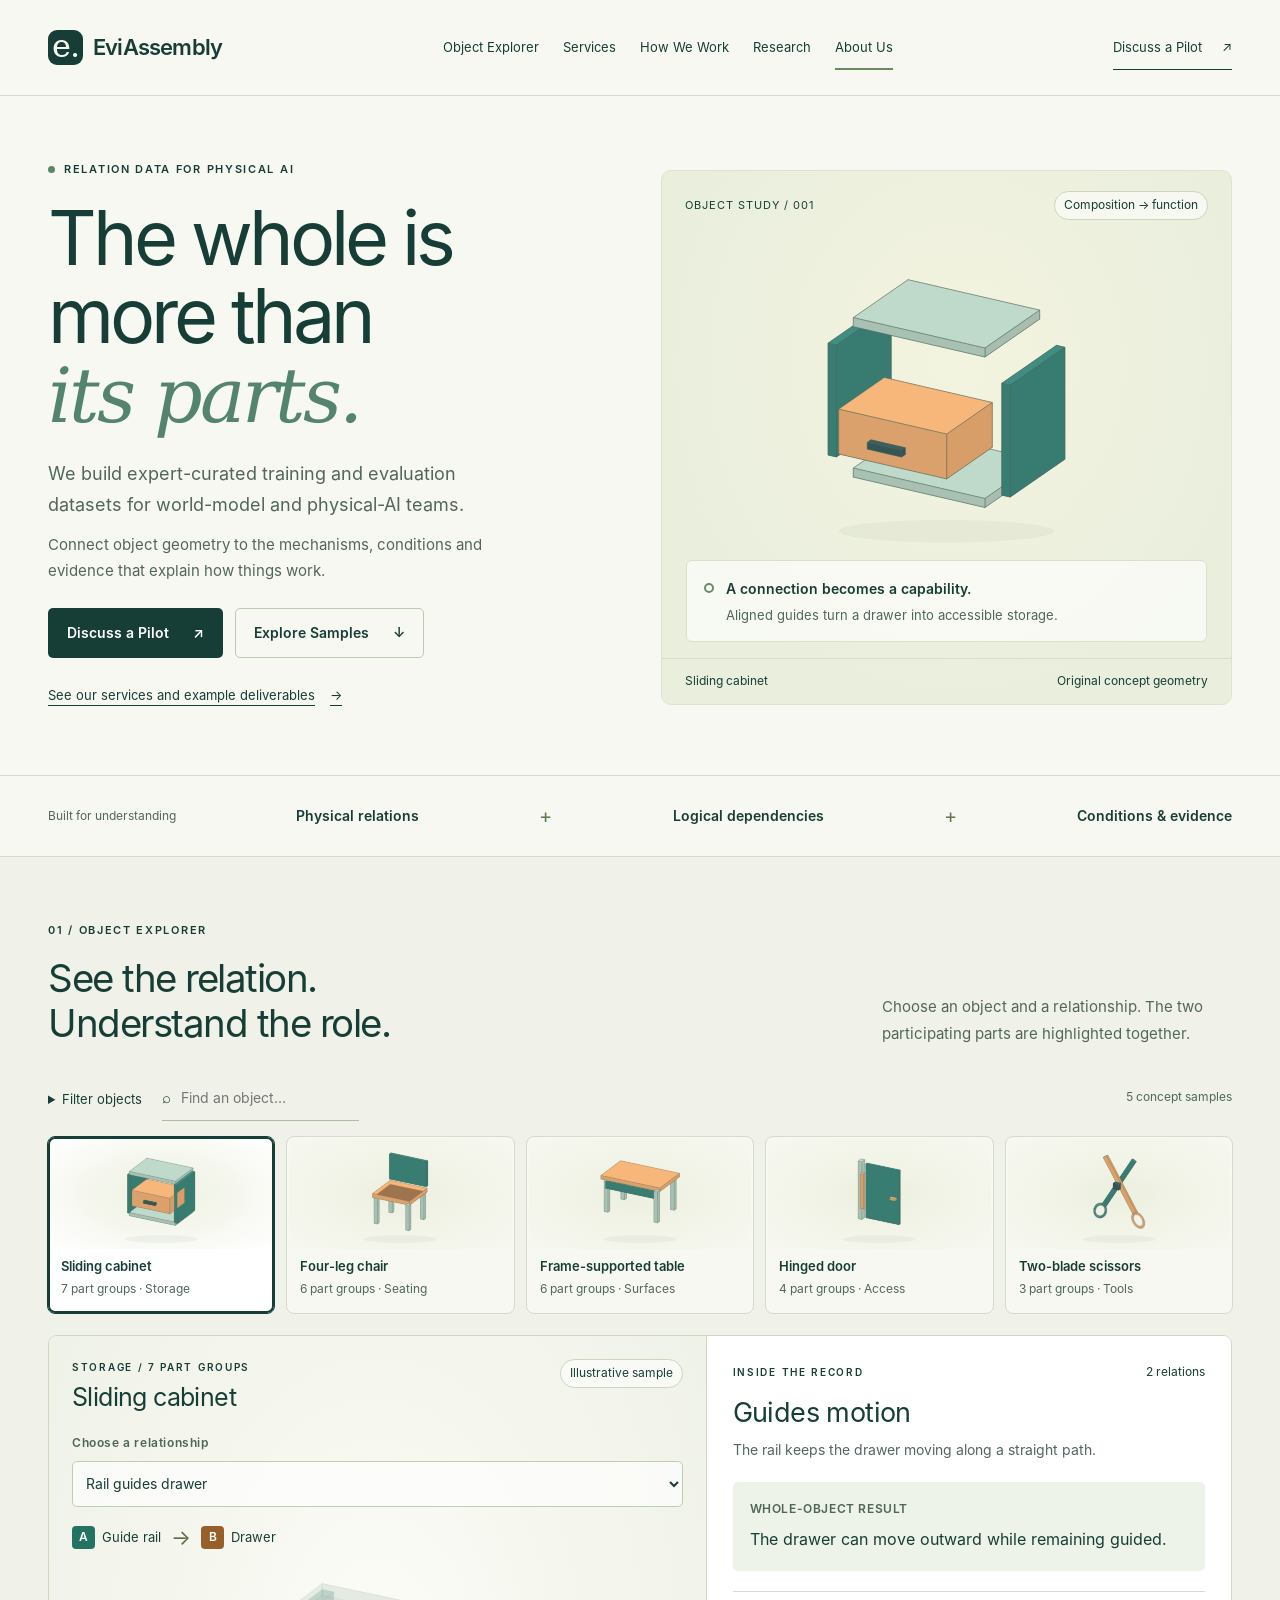
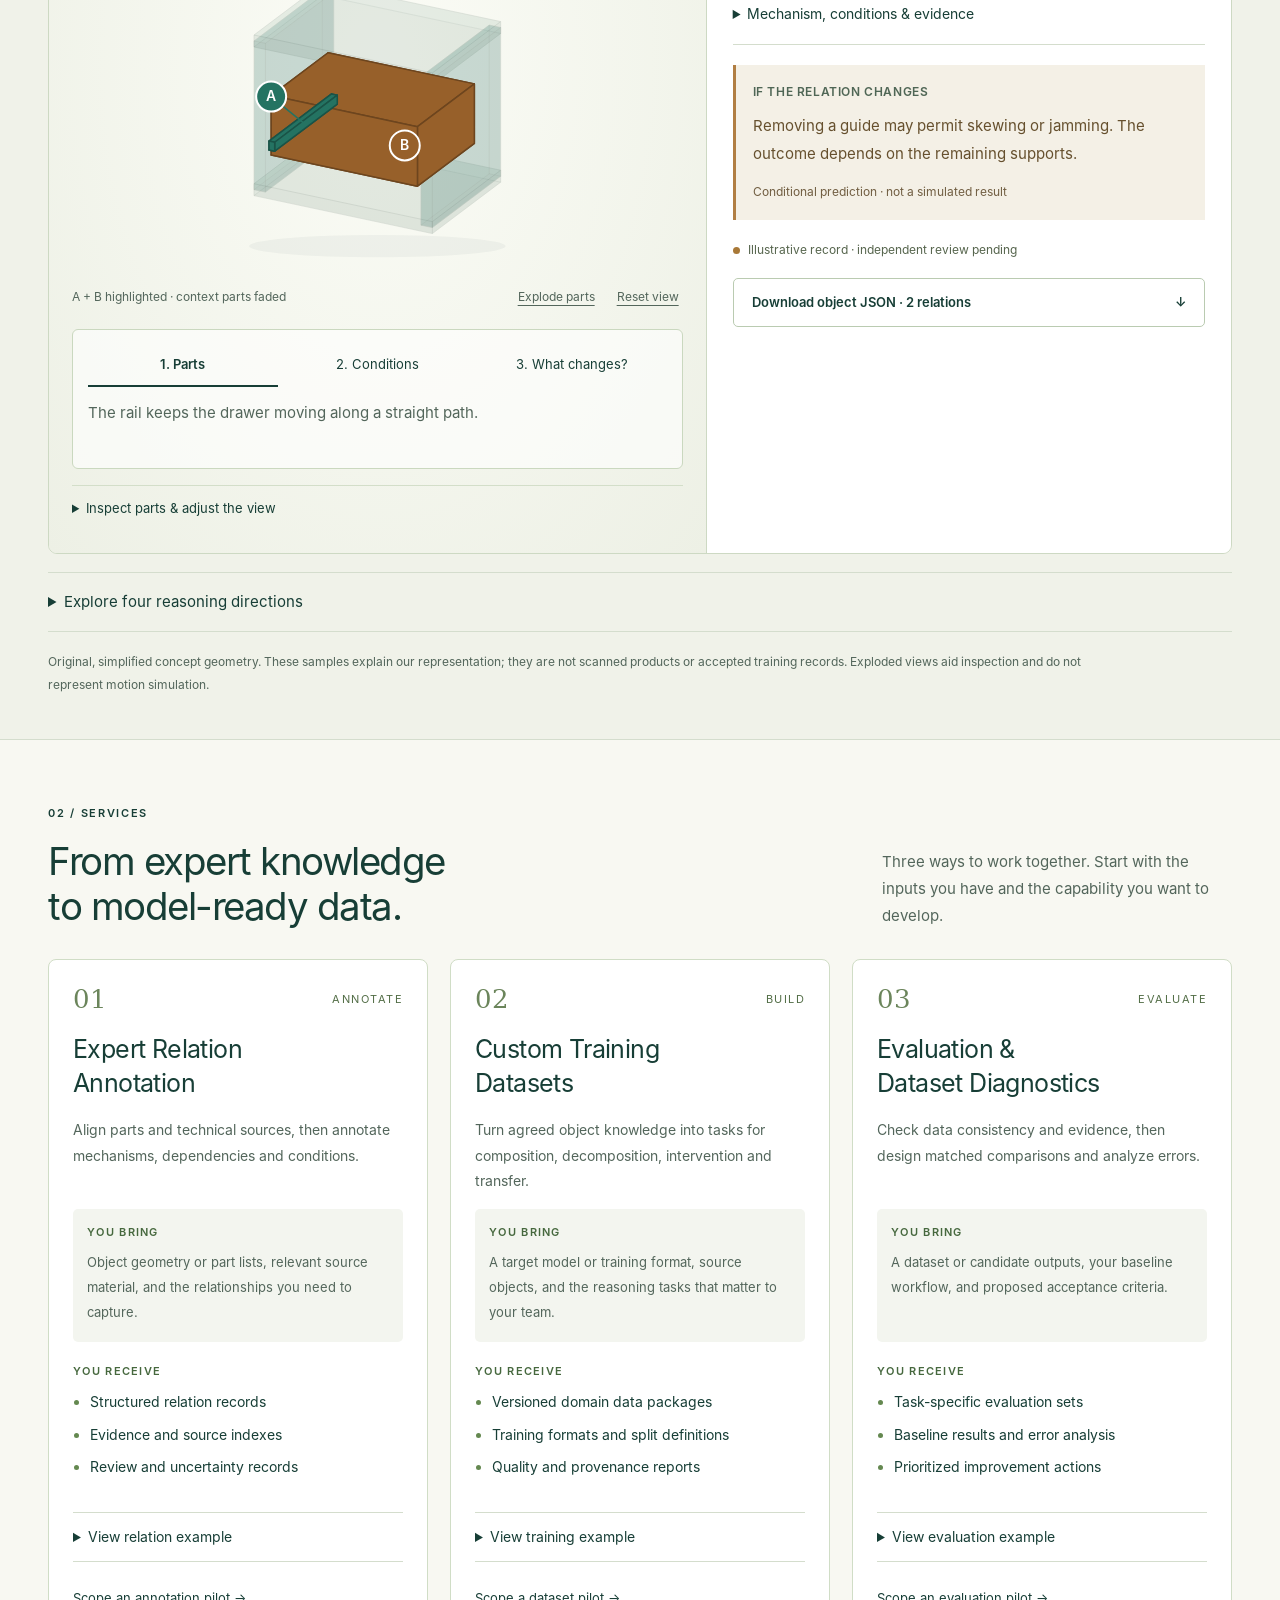
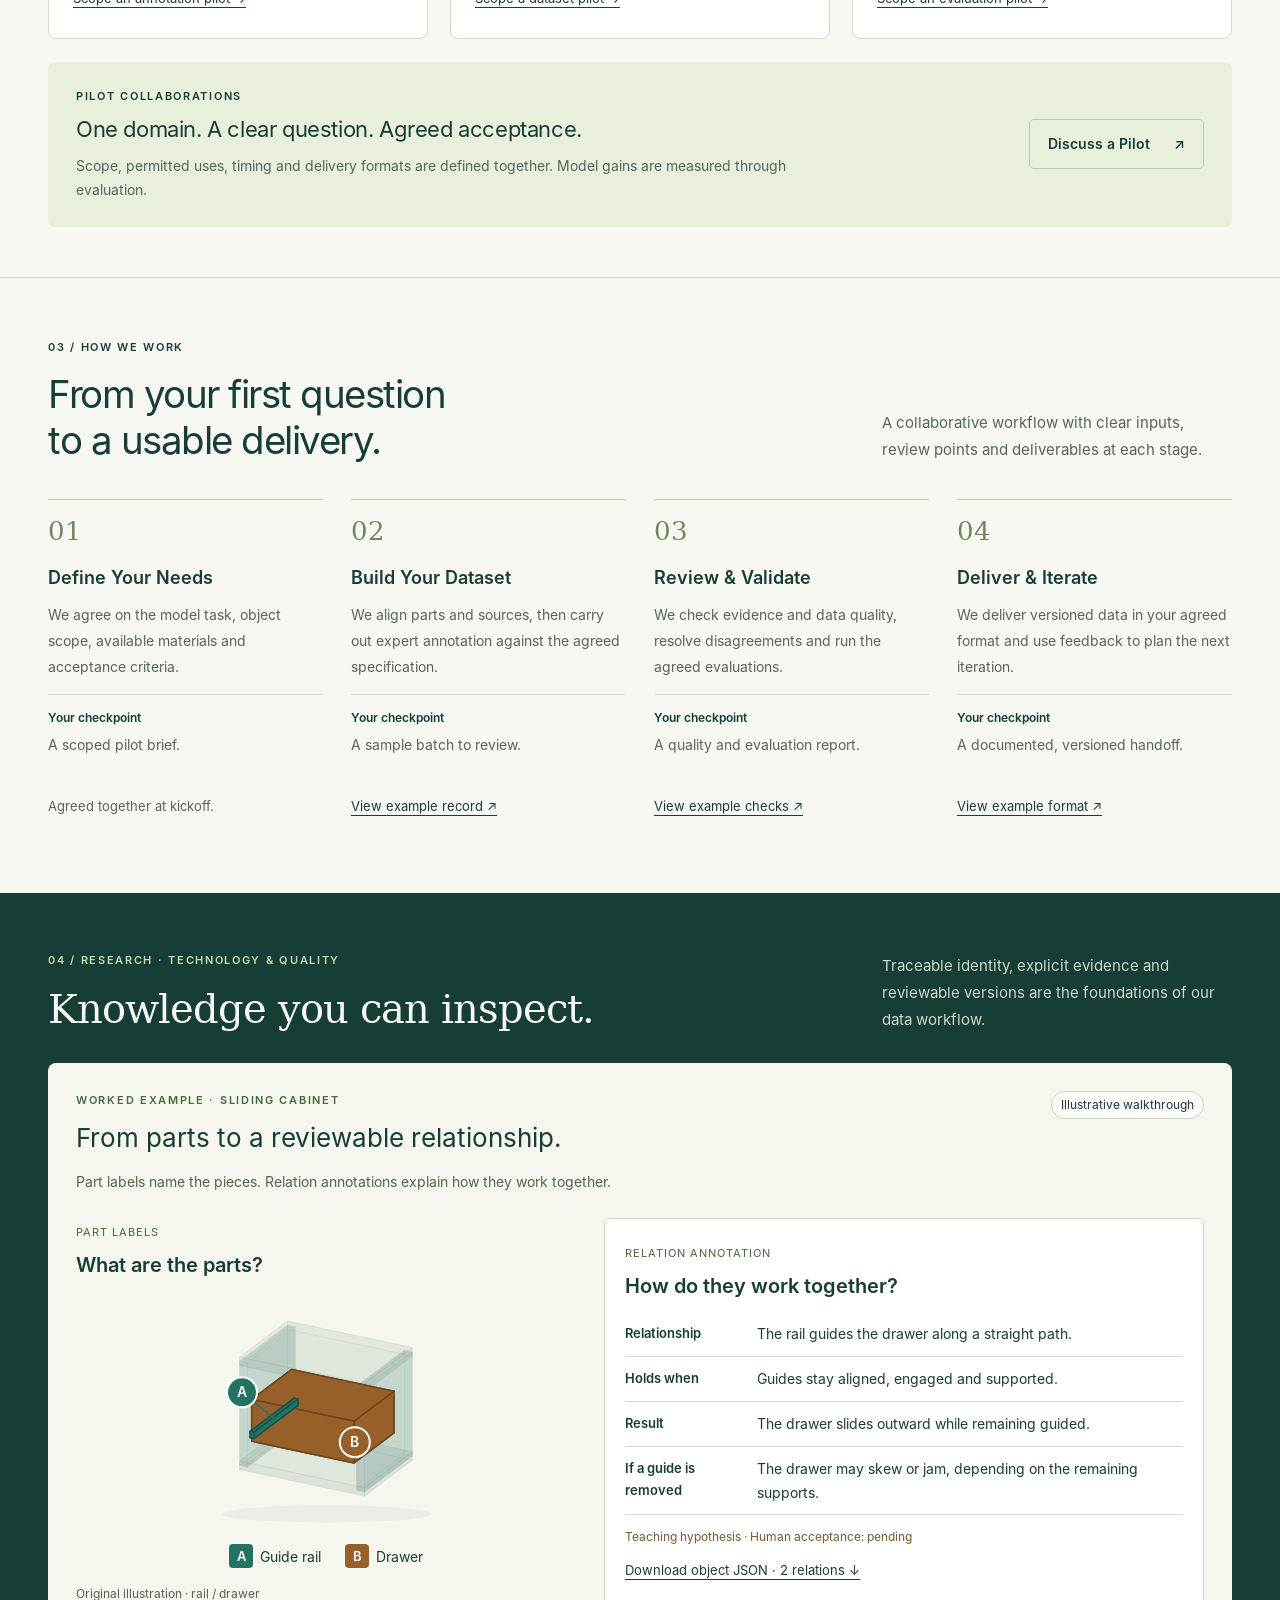
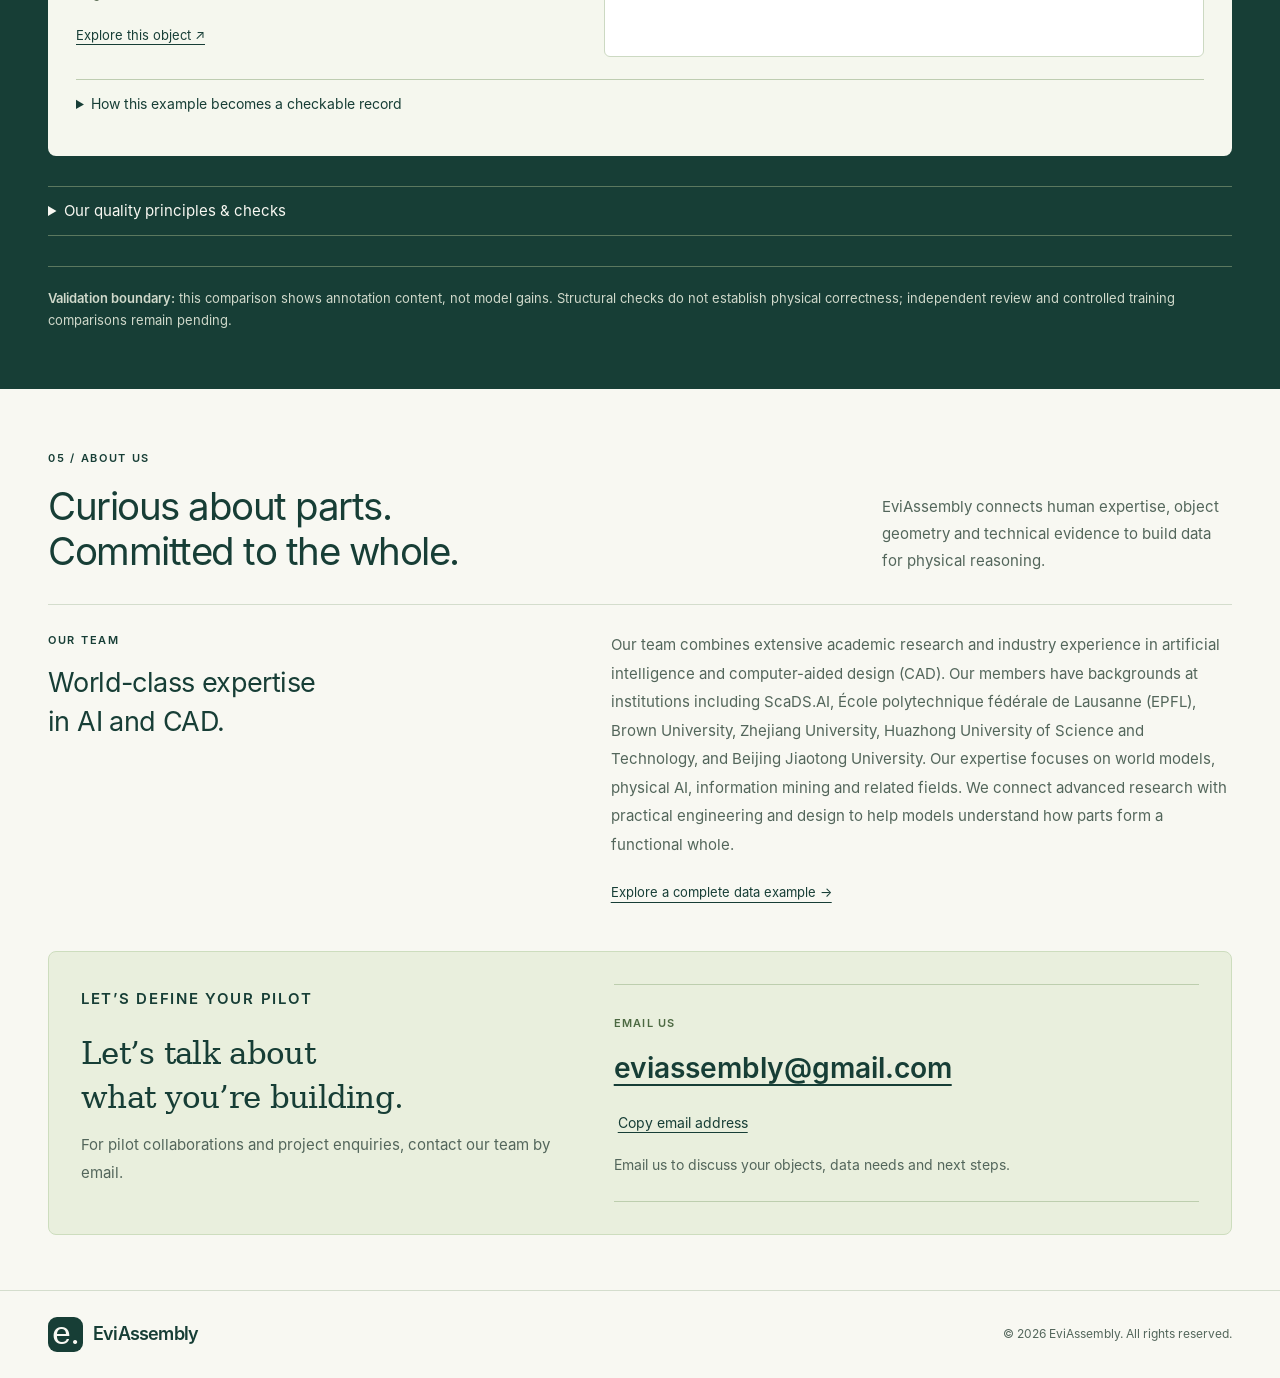
<file: index.html>
<!doctype html>
<html lang="en">
<head>
<meta charset="utf-8"><meta name="viewport" content="width=device-width,initial-scale=1">
<meta name="description" content="Expert-curated training and evaluation data for world-model and physical-AI teams. Explore part relations, example deliverables and pilot collaborations.">
<meta name="theme-color" content="#173e36"><title>EviAssembly — Understand how parts work together</title>
<link rel="icon" href="./favicon.svg" type="image/svg+xml"><link rel="stylesheet" href="./styles.css?v=relation-links-1"><script type="module" src="./app.js?v=relation-links-1"></script>
</head>
<body>
<a class="skip" href="#samples">Skip to object explorer</a>
<header class="header">
 <a class="brand" href="#" aria-label="EviAssembly home"><span class="brand-mark">e.</span>EviAssembly</a>
 <button id="menu-toggle" class="menu-toggle" aria-controls="main-nav" aria-expanded="false">Menu <span aria-hidden="true">☰</span></button>
 <nav id="main-nav" aria-label="Main navigation"><a href="#samples">Object Explorer</a><a href="#services">Services</a><a href="#approach">How We Work</a><a href="#research">Research</a><a href="#about">About Us</a></nav>
 <a class="header-link" href="#contact">Discuss a Pilot <span>↗</span></a>
</header>
<main>
<section class="hero wrap">
 <div class="hero-copy"><p class="eyebrow"><span class="status-dot"></span> RELATION DATA FOR PHYSICAL AI</p><h1>The whole is<br>more than<br><em>its parts.</em></h1>
 <p class="hero-description">We build expert-curated training and evaluation datasets for world-model and physical-AI teams.</p><p class="hero-support">Connect object geometry to the mechanisms, conditions and evidence that explain how things work.</p>
 <div class="hero-actions"><a class="button primary" href="#contact">Discuss a Pilot <span>↗</span></a><a class="button secondary" href="#samples">Explore Samples <span>↓</span></a></div>
 <a class="hero-services" href="#services">See our services and example deliverables <span>→</span></a></div>
 <div class="hero-visual"><div class="visual-top"><span class="mono">OBJECT STUDY / 001</span><span class="tag">Composition → function</span></div><div id="hero-object" aria-label="Exploded conceptual illustration of a sliding cabinet"></div><div class="hero-annotation"><span class="annotation-dot"></span><div><strong>A connection becomes a capability.</strong><p>Aligned guides turn a drawer into accessible storage.</p></div></div><div class="visual-bottom"><span>Sliding cabinet</span><span>Original concept geometry</span></div></div>
</section>
<div class="principles wrap"><span>Built for understanding</span><strong>Physical relations</strong><span class="plus">+</span><strong>Logical dependencies</strong><span class="plus">+</span><strong>Conditions & evidence</strong></div>
<section id="samples" class="explorer-section"><div class="wrap">
 <div class="section-heading"><div><p class="eyebrow">01 / OBJECT EXPLORER</p><h2>See the relation.<br>Understand the role.</h2></div><p>Choose an object and a relationship. The two participating parts are highlighted together.</p></div>
 <div class="catalog-toolbar"><details class="filter-disclosure"><summary>Filter objects</summary><div class="filters" role="group" aria-label="Filter object categories"></div></details><label class="search"><span aria-hidden="true">⌕</span><input id="search" type="search" placeholder="Find an object…" aria-label="Search objects"></label><span class="catalog-hint">5 concept samples</span></div>
 <div id="catalog" class="catalog" aria-label="Object samples"></div><p id="empty" hidden>No matching objects. <button id="clear-search" class="text-button">Reset filters</button></p>
 <div class="workspace">
  <div class="viewer">
   <div class="viewer-heading"><div><span id="object-category" class="eyebrow"></span><h3 id="object-title"></h3></div><span class="tag">Illustrative sample</span></div>
   <label class="field-label" for="relation-select">Choose a relationship</label><select id="relation-select"></select>
   <div class="relation-edge" aria-live="polite"><span class="endpoint-a"><b>A</b> <span id="relation-from"></span></span><span class="edge-arrow" aria-hidden="true">→</span><span class="endpoint-b"><b>B</b> <span id="relation-to"></span></span></div>
   <div id="object-view" class="object-view"></div>
   <div class="view-instructions"><span>A + B highlighted · context parts faded</span><button id="toggle-explode" class="text-button" aria-pressed="false">Explode parts</button><button id="reset-view" class="text-button">Reset view</button></div>
   <div class="relation-walkthrough"><div class="story-steps" role="group" aria-label="Follow the relationship"><button data-story="parts" aria-pressed="true">1. Parts</button><button data-story="conditions" aria-pressed="false">2. Conditions</button><button data-story="change" aria-pressed="false">3. What changes?</button></div><p id="story-text" aria-live="polite"></p></div>
   <details id="advanced-view" class="advanced-view"><summary>Inspect parts & adjust the view</summary><p class="small">Drag the model to rotate, or use the controls below. Selecting one part retains the A + B relationship highlights.</p><div class="view-controls"><label for="explode">Assembled</label><input id="explode" type="range" min="0" max="100" value="0" aria-label="Explode parts"><span>Exploded</span></div><div class="rotation-control"><label for="rotation">View angle</label><input id="rotation" type="range" min="-180" max="180" value="-28" aria-label="Rotate object"></div><div id="parts" class="parts" role="group" aria-label="Select a part"></div><p id="part-status" class="small" aria-live="polite"></p></details>
  </div>
  <details id="full-record" class="full-record responsive-details" open><summary>Read the full record & download JSON</summary><aside class="relation-panel">
   <div class="panel-heading"><p class="eyebrow">INSIDE THE RECORD</p><span class="small" id="relation-count"></span></div><h3 id="mechanism-title"></h3><p id="object-summary"></p>
   <div class="result-block"><p class="field-label">WHOLE-OBJECT RESULT</p><p id="result"></p></div>
   <details id="record-details" class="record-details"><summary>Mechanism, conditions & evidence</summary><div class="relation-details"><p class="field-label">MECHANISM</p><p id="mechanism"></p><p class="field-label">HOLDS WHEN</p><p id="conditions"></p><p class="field-label">EVIDENCE BASIS</p><p>Project-authored teaching hypothesis, linked to the illustrated part IDs. No source-product measurement, simulation or physical test is claimed.</p></div></details>
   <div class="intervention"><span class="field-label">IF THE RELATION CHANGES</span><p id="intervention"></p><span class="small">Conditional prediction · not a simulated result</span></div>
   <div class="evidence-status"><span class="status-dot amber"></span><span>Illustrative record · independent review pending</span></div><button id="download" class="button secondary"><span id="download-label">Download object JSON</span><span>↓</span></button><p id="download-status" class="small" aria-live="polite"></p>
  </aside></details>
 </div>
 <details class="reasoning"><summary>Explore four reasoning directions</summary><div class="reasoning-content"><div class="task-tabs" role="tablist" aria-label="Reasoning direction"><button id="tab-compose" role="tab" aria-selected="true" aria-controls="task-answer" data-task="compose">Compose</button><button id="tab-decompose" role="tab" aria-selected="false" aria-controls="task-answer" data-task="decompose" tabindex="-1">Decompose</button><button id="tab-intervene" role="tab" aria-selected="false" aria-controls="task-answer" data-task="intervene" tabindex="-1">Intervene</button><button id="tab-transfer" role="tab" aria-selected="false" aria-controls="task-answer" data-task="transfer" tabindex="-1">Transfer</button></div><p id="task-answer" role="tabpanel" aria-labelledby="tab-compose" tabindex="0"></p></div></details>
 <p class="sample-note">Original, simplified concept geometry. These samples explain our representation; they are not scanned products or accepted training records. Exploded views aid inspection and do not represent motion simulation.</p>
</div></section>
<section id="services" class="services wrap" aria-labelledby="services-title">
 <div class="section-heading"><div><p class="eyebrow">02 / SERVICES</p><h2 id="services-title">From expert knowledge<br>to model-ready data.</h2></div><p>Three ways to work together. Start with the inputs you have and the capability you want to develop.</p></div>
 <div class="service-grid">
  <article class="service-card"><div class="service-top"><span class="service-number">01</span><span class="service-kind">ANNOTATE</span></div><h3>Expert Relation<br>Annotation</h3><p>Align parts and technical sources, then annotate mechanisms, dependencies and conditions.</p><details class="service-body responsive-details" open><summary>Inputs & deliverables</summary><div class="service-input"><h4>YOU BRING</h4><p>Object geometry or part lists, relevant source material, and the relationships you need to capture.</p></div><div class="service-deliverables"><h4>YOU RECEIVE</h4><ul><li>Structured relation records</li><li>Evidence and source indexes</li><li>Review and uncertainty records</li></ul></div></details><details class="deliverable-preview"><summary>View relation example</summary><p class="small">Illustrative example · not independently reviewed.</p><dl class="delivery-card"><div><dt>Parts</dt><dd>Guide rail → drawer</dd></div><div><dt>Relationship</dt><dd>The rail guides the drawer along a straight path.</dd></div><div><dt>Holds when</dt><dd>The guides are aligned, engaged and supported.</dd></div><div><dt>Result</dt><dd>The drawer can slide outward while remaining guided.</dd></div><div><dt>Evidence & review</dt><dd>Teaching hypothesis · independent review pending.</dd></div></dl><a href="./examples/relation-record.json" download>Download example JSON ↓</a></details><a class="service-action" href="#contact" data-service="annotation">Scope an annotation pilot →</a></article>
  <article class="service-card"><div class="service-top"><span class="service-number">02</span><span class="service-kind">BUILD</span></div><h3>Custom Training<br>Datasets</h3><p>Turn agreed object knowledge into tasks for composition, decomposition, intervention and transfer.</p><details class="service-body responsive-details" open><summary>Inputs & deliverables</summary><div class="service-input"><h4>YOU BRING</h4><p>A target model or training format, source objects, and the reasoning tasks that matter to your team.</p></div><div class="service-deliverables"><h4>YOU RECEIVE</h4><ul><li>Versioned domain data packages</li><li>Training formats and split definitions</li><li>Quality and provenance reports</li></ul></div></details><details class="deliverable-preview"><summary>View training example</summary><p class="small">Format demonstration · no training gain is claimed.</p><dl class="delivery-card"><div><dt>Question</dt><dd>What changes if the scissors pivot is locked?</dd></div><div><dt>Assumption</dt><dd>Relative blade rotation is completely blocked.</dd></div><div><dt>Expected answer</dt><dd>The usual opening and closing action is blocked.</dd></div><div><dt>Use</dt><dd>Example training format, not accepted training data.</dd></div><div><dt>Evidence & review</dt><dd>Conditional hypothesis · independent review pending.</dd></div></dl><a href="./examples/training-example.json" download>Download example JSON ↓</a></details><a class="service-action" href="#contact" data-service="dataset">Scope a dataset pilot →</a></article>
  <article class="service-card"><div class="service-top"><span class="service-number">03</span><span class="service-kind">EVALUATE</span></div><h3>Evaluation &<br>Dataset Diagnostics</h3><p>Check data consistency and evidence, then design matched comparisons and analyze errors.</p><details class="service-body responsive-details" open><summary>Inputs & deliverables</summary><div class="service-input"><h4>YOU BRING</h4><p>A dataset or candidate outputs, your baseline workflow, and proposed acceptance criteria.</p></div><div class="service-deliverables"><h4>YOU RECEIVE</h4><ul><li>Task-specific evaluation sets</li><li>Baseline results and error analysis</li><li>Prioritized improvement actions</li></ul></div></details><details class="deliverable-preview"><summary>View evaluation example</summary><p class="small">Unexecuted template · score fields are empty.</p><dl class="delivery-card"><div><dt>Compare</dt><dd>Ordinary part annotations and expert relation annotations.</dd></div><div><dt>Keep fixed</dt><dd>Base model, source objects, training budget and evaluation inputs.</dd></div><div><dt>Measure</dt><dd>Task correctness, evidence support and intervention errors.</dd></div><div><dt>Status</dt><dd>Plan only — evaluation has not been run.</dd></div><div><dt>Results</dt><dd>No measured scores are available.</dd></div></dl><a href="./examples/evaluation-template.json" download>Download template JSON ↓</a></details><a class="service-action" href="#contact" data-service="evaluation">Scope an evaluation pilot →</a></article>
 </div>
 <div class="pilot-band"><div><p class="eyebrow">PILOT COLLABORATIONS</p><h3>One domain. A clear question. Agreed acceptance.</h3><p>Scope, permitted uses, timing and delivery formats are defined together. Model gains are measured through evaluation.</p></div><a class="button secondary" href="#contact">Discuss a Pilot <span>↗</span></a></div>
</section>
<section id="approach" class="approach wrap">
 <div class="section-heading"><div><p class="eyebrow">03 / HOW WE WORK</p><h2>From your first question<br>to a usable delivery.</h2></div><p>A collaborative workflow with clear inputs, review points and deliverables at each stage.</p></div>
 <div class="process-grid"><article><span class="step">01</span><h3>Define Your Needs</h3><p>We agree on the model task, object scope, available materials and acceptance criteria.</p><div class="process-output"><strong>Your checkpoint</strong><p>A scoped pilot brief.</p><span class="checkpoint-note">Agreed together at kickoff.</span></div></article><article><span class="step">02</span><h3>Build Your Dataset</h3><p>We align parts and sources, then carry out expert annotation against the agreed specification.</p><div class="process-output"><strong>Your checkpoint</strong><p>A sample batch to review.</p><a href="./examples/relation-record.json" download>View example record ↗</a></div></article><article><span class="step">03</span><h3>Review & Validate</h3><p>We check evidence and data quality, resolve disagreements and run the agreed evaluations.</p><div class="process-output"><strong>Your checkpoint</strong><p>A quality and evaluation report.</p><a href="./examples/showcase-quality.json" download>View example checks ↗</a></div></article><article><span class="step">04</span><h3>Deliver & Iterate</h3><p>We deliver versioned data in your agreed format and use feedback to plan the next iteration.</p><div class="process-output"><strong>Your checkpoint</strong><p>A documented, versioned handoff.</p><a href="./examples/training-example.json" download>View example format ↗</a></div></article>
 </div>
</section>
<section id="research" class="research"><div class="wrap">
 <div class="section-heading"><div><p class="eyebrow">04 / RESEARCH · TECHNOLOGY & QUALITY</p><h2>Knowledge you can inspect.</h2></div><p>Traceable identity, explicit evidence and reviewable versions are the foundations of our data workflow.</p></div>
 <article id="worked-example" class="worked-example" aria-labelledby="case-title">
  <div class="case-heading"><div><p class="eyebrow">WORKED EXAMPLE · SLIDING CABINET</p><h3 id="case-title">From parts to a reviewable relationship.</h3></div><span class="tag">Illustrative walkthrough</span></div>
  <p class="case-intro">Part labels name the pieces. Relation annotations explain how they work together.</p>
  <div class="case-comparison">
   <figure class="case-source"><figcaption><span class="case-number">PART LABELS</span><h4>What are the parts?</h4></figcaption><div id="case-model" class="case-model"></div><p class="case-part-labels"><span><b class="case-a">A</b> Guide rail</span><span><b class="case-b">B</b> Drawer</span></p><p class="case-source-note">Original illustration · rail / drawer</p><a href="?object=cabinet#samples">Explore this object ↗</a></figure>
   <div class="case-record"><span class="case-number">RELATION ANNOTATION</span><h4>How do they work together?</h4><dl class="comparison-record"><div><dt>Relationship</dt><dd>The rail guides the drawer along a straight path.</dd></div><div><dt>Holds when</dt><dd>Guides stay aligned, engaged and supported.</dd></div><div><dt>Result</dt><dd>The drawer slides outward while remaining guided.</dd></div><div><dt>If a guide is removed</dt><dd>The drawer may skew or jam, depending on the remaining supports.</dd></div></dl><p class="case-status">Teaching hypothesis · Human acceptance: pending</p><a href="./examples/relation-record.json" download>Download object JSON · 2 relations ↓</a></div>
  </div>
  <details class="case-workflow"><summary>How this example becomes a checkable record</summary><ol class="case-steps">
   <li><span class="case-number">01 / INPUT</span><h4>Identify the parts.</h4><p>Use the original geometry and stable part IDs. This example has no product manual or measured CAD.</p></li>
   <li><span class="case-number">02 / ANNOTATION</span><h4>State the relationship.</h4><p>Record its conditions and expected effect. Independent human review is still pending.</p></li>
   <li><span class="case-number">03 / RECORD</span><h4>Preserve the evidence status.</h4><p>Export part links, conditions and predictions without presenting them as physical tests.</p></li>
   <li><span class="case-number">04 / CHECK</span><h4>Validate the structure.</h4><p>Check IDs, references and fields across 5 objects and 10 relations.</p><a href="./examples/showcase-quality.json" download>Inspect check report ↗</a></li>
  </ol></details>
 </article>
 <details class="quality-methods"><summary>Our quality principles & checks</summary><div class="quality-grid"><article><span class="status-label">IDENTITY</span><h3>Resolve every relation.</h3><p>Part IDs connect each relationship to the correct components. The downloadable showcase check reports reference integrity across these five illustrations.</p><a href="./examples/showcase-quality.json" download>Download showcase checks ↓</a></article><article><span class="status-label">EVIDENCE</span><h3>Keep facts and inference distinct.</h3><p>Records carry their conditions, evidence basis and review status. Human review does not turn a prediction into a physical experiment.</p><a href="./examples/relation-record.json" download>Inspect an example record ↓</a></article><article><span class="status-label">REVIEW</span><h3>Make each handoff reviewable.</h3><p>The annotation workflow supports evidence attachments, revision history and export. Acceptance criteria and evaluation scope are agreed for each pilot.</p><a href="#approach">See the review workflow →</a></article></div></details>
 <p class="research-boundary"><strong>Validation boundary:</strong> this comparison shows annotation content, not model gains. Structural checks do not establish physical correctness; independent review and controlled training comparisons remain pending.</p>
</div></section>
<section id="about" class="about wrap" aria-labelledby="about-title">
 <div class="section-heading"><div><p class="eyebrow">05 / ABOUT US</p><h2 id="about-title">Curious about parts.<br>Committed to the whole.</h2></div><p>EviAssembly connects human expertise, object geometry and technical evidence to build data for physical reasoning.</p></div>
 <div class="team-intro"><div class="team-heading"><p class="eyebrow">OUR TEAM</p><h3>World-class expertise<br>in AI and CAD.</h3></div><div class="team-description"><p>Our team combines extensive academic research and industry experience in artificial intelligence and computer-aided design (CAD). Our members have backgrounds at institutions including ScaDS.AI, École polytechnique fédérale de Lausanne (EPFL), Brown University, Zhejiang University, Huazhong University of Science and Technology, and Beijing Jiaotong University. Our expertise focuses on world models, physical AI, information mining and related fields. We connect advanced research with practical engineering and design to help models understand how parts form a functional whole.</p><a class="team-proof" href="#worked-example">Explore a complete data example →</a></div></div>
 <div id="contact" class="contact-panel" aria-labelledby="contact-title">
  <div class="contact-copy"><p class="eyebrow">LET’S DEFINE YOUR PILOT</p><h3 id="contact-title">Let’s talk about<br>what you’re building.</h3><p>For pilot collaborations and project enquiries, contact our team by email.</p></div>
  <div class="contact-method"><span class="contact-label">EMAIL US</span><a id="contact-address" class="contact-email" href="mailto:eviassembly@gmail.com">eviassembly@gmail.com</a><button id="copy-email" class="text-button" hidden>Copy email address</button><p id="copy-status" class="small" role="status"></p><p id="contact-instructions">Email us to discuss your objects, data needs and next steps.</p></div>
 </div>
</section>
</main>
<footer class="wrap footer"><a class="brand" href="#"><span class="brand-mark">e.</span>EviAssembly</a><p class="copyright">© 2026 EviAssembly. All rights reserved.</p></footer>
<noscript><p class="noscript">Enable JavaScript for the object explorer. The project overview and example downloads remain available.</p></noscript>
</body></html>
</file>
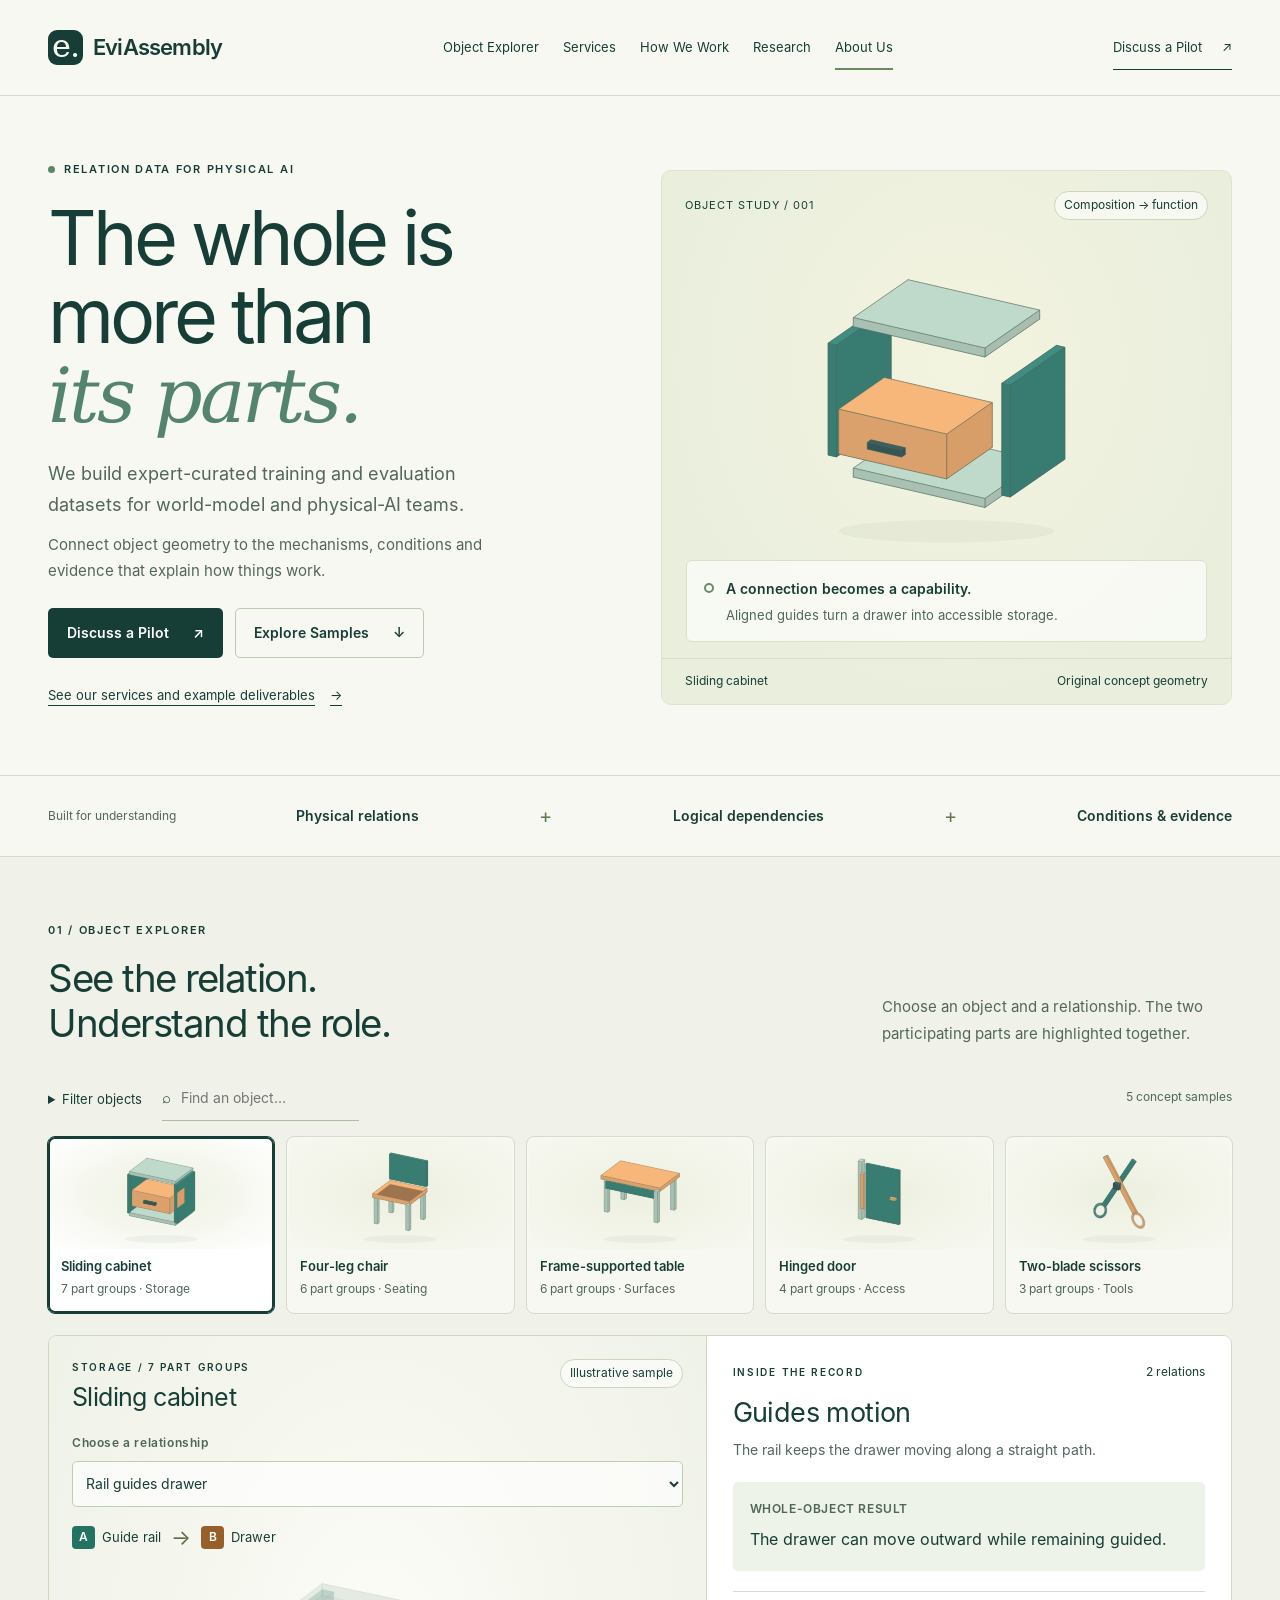
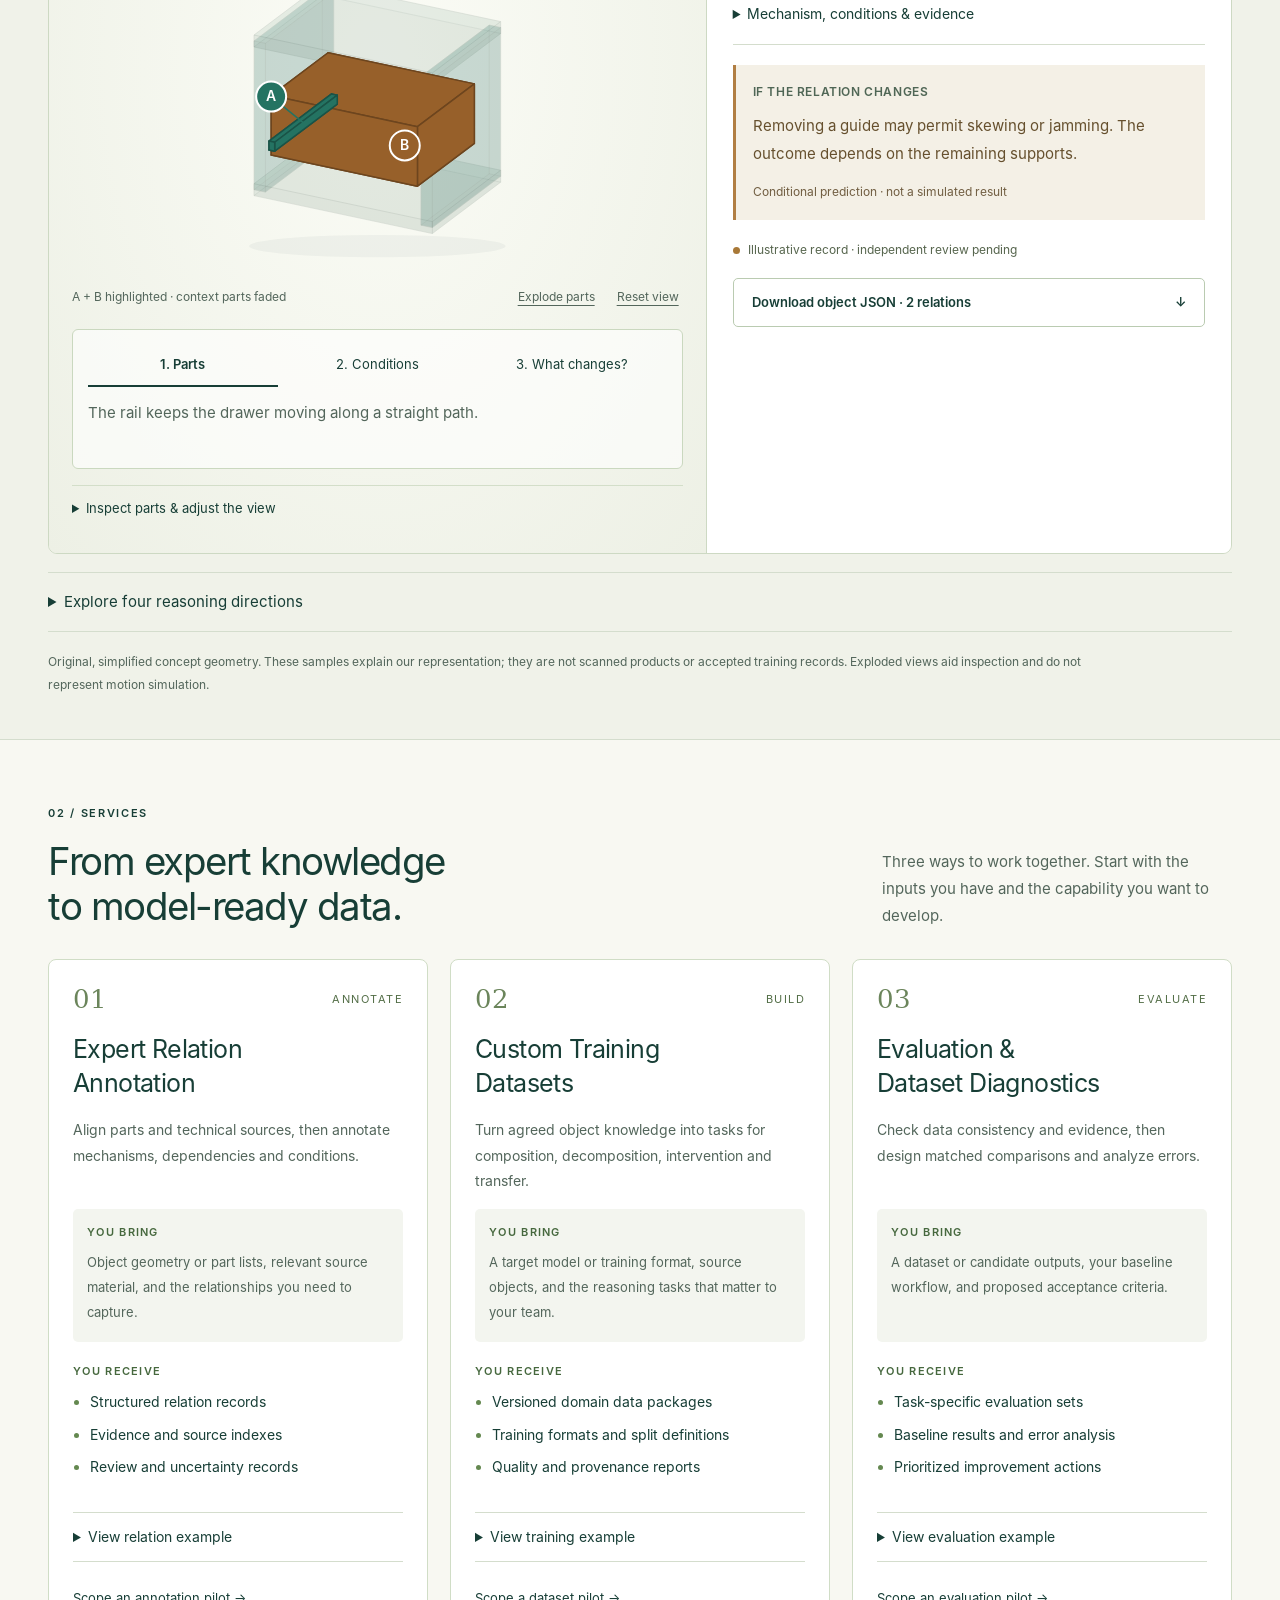
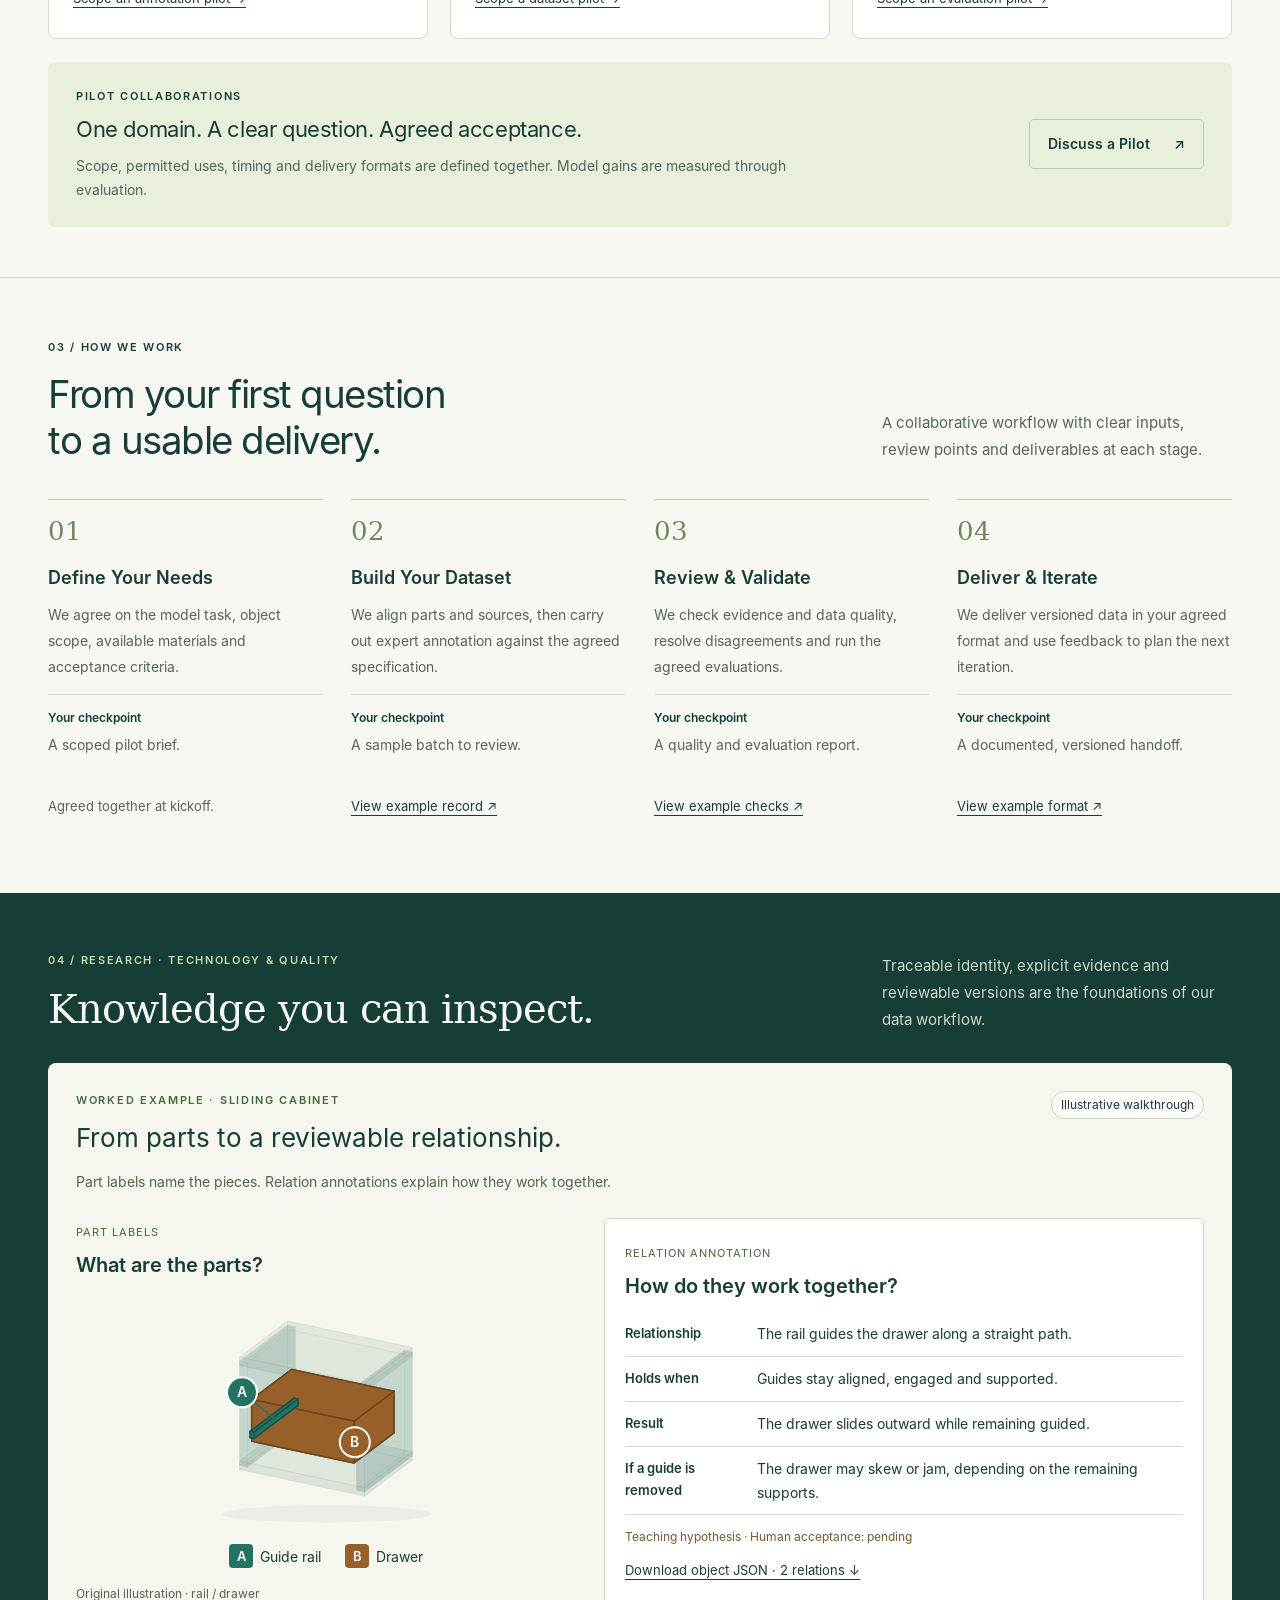
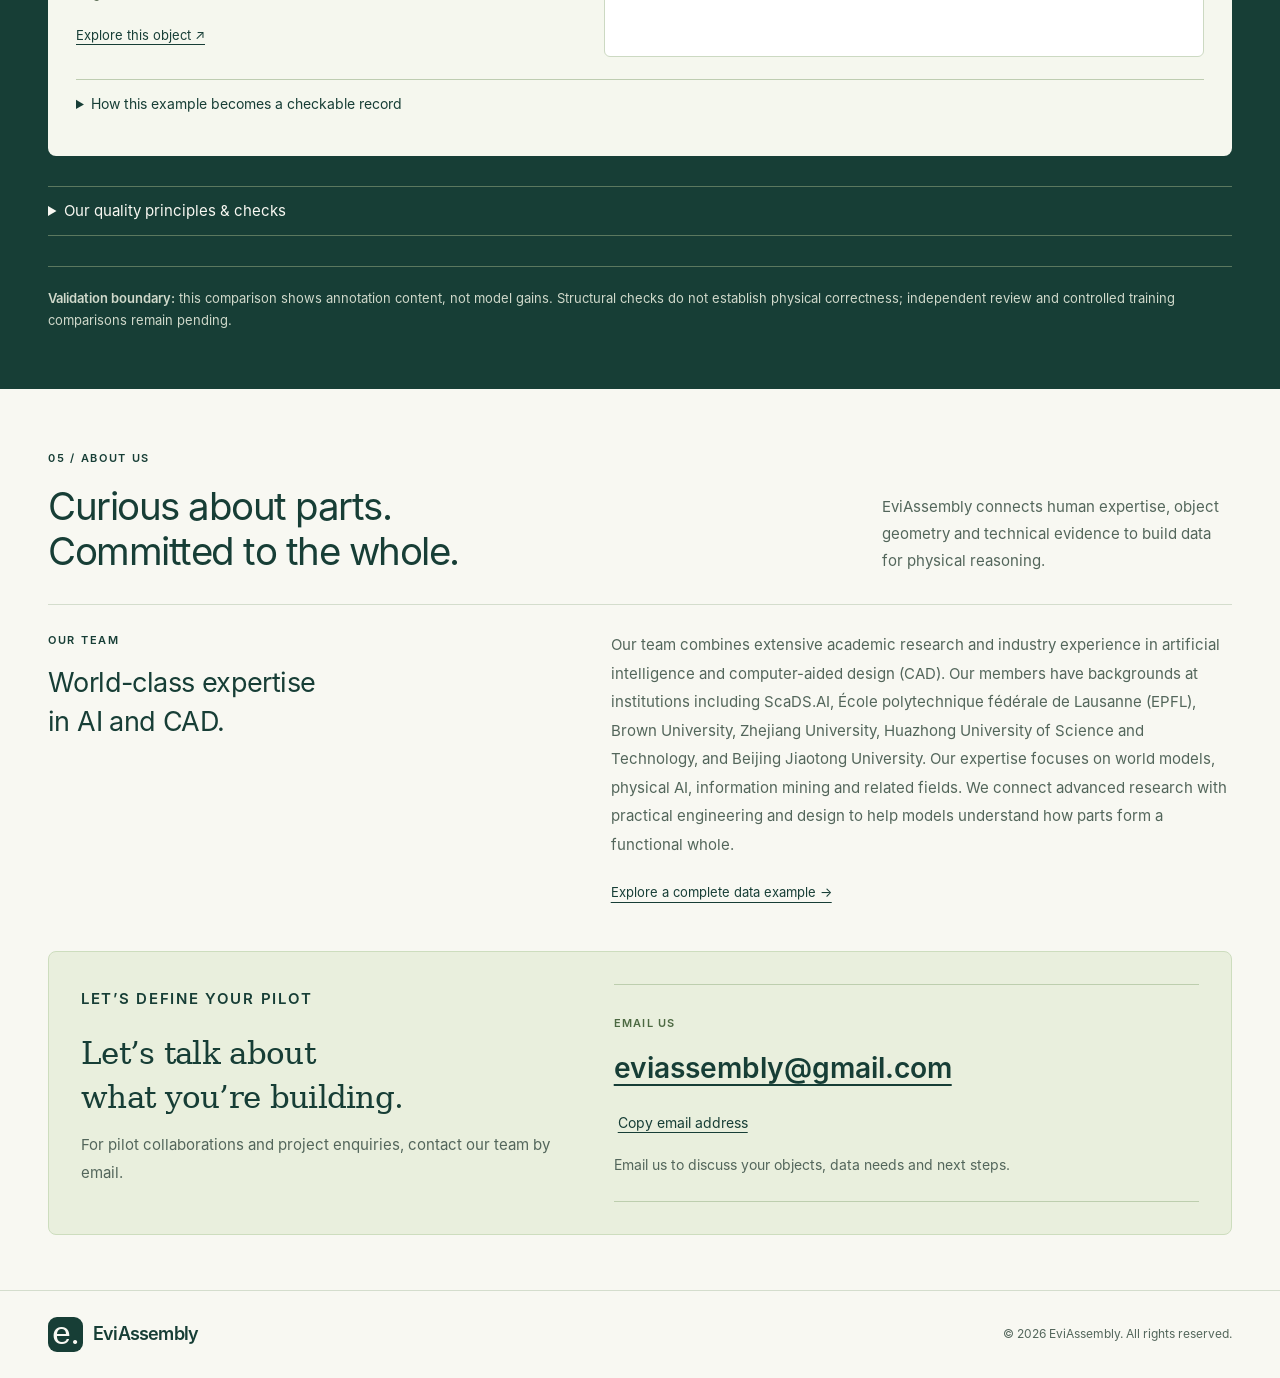
<file: about.html>
<!doctype html>
<html lang="en"><head><meta charset="utf-8"><meta name="viewport" content="width=device-width,initial-scale=1"><meta http-equiv="refresh" content="0;url=./index.html#about"><title>About Us — EviAssembly</title><script>location.replace('./index.html#about');</script></head><body><p><a href="./index.html#about">Continue to About Us on the EviAssembly homepage.</a></p></body></html>
</file>
<file: styles.css>
@font-face{font-family:ShowcaseInter;src:url('./fonts/Inter-Regular.otf') format('opentype');font-weight:400;font-display:swap}
@font-face{font-family:ShowcaseInter;src:url('./fonts/Inter-SemiBold.otf') format('opentype');font-weight:500 900;font-display:swap}
@font-face{font-family:ShowcaseSerif;src:url('./fonts/DejaVuSerif.ttf') format('truetype');font-style:normal;font-display:swap}
@font-face{font-family:ShowcaseSerif;src:url('./fonts/DejaVuSerif-Italic.ttf') format('truetype');font-style:italic;font-display:swap}
:root{--paper:#f8f8f2;--ink:#173e36;--muted:#53665b;--line:#d4ddcd;--mint:#e9efdd;--serif:ShowcaseSerif,Georgia,serif;--sans:ShowcaseInter,Arial,sans-serif;--a:#247362;--b:#97602a}
*{box-sizing:border-box}html{scroll-behavior:smooth;scroll-padding-top:112px}body{margin:0;background:var(--paper);color:var(--ink);font:15px/1.7 var(--sans)}h1,h2,h3,h4,p{margin-top:0}p{color:var(--muted)}button,input,select,textarea{font:inherit;color:inherit}button,a{touch-action:manipulation}button,summary{cursor:pointer}a{color:inherit;text-decoration:none}button,input,select,textarea,a,summary{-webkit-tap-highlight-color:transparent}button:focus-visible,a:focus-visible,input:focus-visible,select:focus-visible,textarea:focus-visible,summary:focus-visible,[tabindex]:focus-visible{outline:3px solid #a9652d;outline-offset:4px}input,select,textarea{min-width:0}textarea{resize:vertical}button{background:none}svg{display:block}h2{font-size:clamp(30px,3vw,43px);font-weight:400;line-height:1.18;letter-spacing:-1.5px;margin-bottom:0}h3{line-height:1.35}details summary{font-size:14px;min-height:44px;padding:10px 0;line-height:24px}details summary:hover{color:var(--a)}details[open] summary{margin-bottom:8px}[hidden]{display:none!important}.wrap{max-width:1320px;padding:0 48px;margin:auto}.eyebrow{font-size:11px;letter-spacing:1.7px;font-weight:600;color:var(--ink);display:flex;align-items:center;gap:9px;margin-bottom:20px}.small{font-size:12px}.field-label{font-size:12px;font-weight:600;letter-spacing:.6px;color:#4f6655;display:block;margin-bottom:7px}.status-dot{width:7px;height:7px;flex-shrink:0;border-radius:50%;background:#578965;display:inline-block}.amber{background:#a87837}.button{display:inline-flex;align-items:center;justify-content:space-between;gap:24px;padding:12px 18px;border:1px solid transparent;border-radius:5px;font-size:14px;font-weight:600;min-height:48px;transition:background .15s,transform .15s}.button:hover{transform:translateY(-1px)}.primary{background:var(--ink);color:white}.primary:hover{background:#2c5846}.secondary{border-color:#bacbb1;background:transparent}.secondary:hover{background:#eaf0e3}.text-button{font-size:13px;min-height:44px;border:0;padding:8px 4px;text-decoration:underline;text-underline-offset:4px}.tag{font-size:12px;padding:3px 9px;border:1px solid #c8d7bd;background:#ffffff99;border-radius:20px;white-space:nowrap}.section-heading{display:flex;align-items:end;justify-content:space-between;gap:42px;margin-bottom:30px}.section-heading .eyebrow{margin-bottom:16px}.section-heading>p{max-width:350px;font-size:15px;line-height:1.8;margin-bottom:0}.brand{display:flex;align-items:center;gap:10px;font-weight:600;font-size:22px;letter-spacing:-.8px;white-space:nowrap}.brand-mark{display:grid;place-items:center;width:35px;height:35px;border-radius:9px;background:var(--ink);color:var(--paper);font:32px/1 var(--serif);padding-bottom:7px}
.header{height:96px;max-width:1440px;margin:auto;padding:0 48px;display:flex;align-items:center;justify-content:space-between;gap:24px;border-bottom:1px solid var(--line);position:sticky;top:0;z-index:30;background:var(--paper)}.header nav{display:flex;align-items:center;gap:24px}.header nav a{font-size:13px;line-height:22px;min-height:44px;display:inline-flex;align-items:center;padding:10px 0;border-bottom:2px solid transparent;white-space:nowrap}.header nav a[aria-current]{border-bottom-color:#6d8960}.header nav a:hover{text-decoration:underline;text-underline-offset:5px}.header-link{font-size:13px;white-space:nowrap;border-bottom:1px solid var(--ink);min-height:44px;display:flex;align-items:center;gap:20px}.menu-toggle{display:none}
.hero{display:grid;grid-template-columns:1fr 1.04fr;gap:64px;padding-top:64px;padding-bottom:60px;align-items:center}h1{font-size:clamp(56px,5.9vw,85px);line-height:1.04;font-weight:400;letter-spacing:-4px;margin-bottom:24px}h1 em{font-family:var(--serif);color:#54846d;letter-spacing:-3px}.hero-description{font-size:18px;line-height:1.7;margin-bottom:12px;max-width:460px}.hero-support{font-size:15px;margin-bottom:25px;max-width:450px}.hero-actions{display:flex;gap:12px;flex-wrap:wrap}.hero-services{display:inline-flex;align-items:center;gap:15px;font-size:13px;text-decoration:underline;text-underline-offset:5px;margin-top:17px;min-height:40px}.hero-visual{border:1px solid #dce4ce;border-radius:10px;background:radial-gradient(ellipse at 52% 36%,#f3f4df,#e9eedd 75%);overflow:hidden}.visual-top,.visual-bottom{display:flex;align-items:center;justify-content:space-between;gap:10px;padding:20px 23px;font-size:12px}.mono{font-size:11px;letter-spacing:1px}.hero-visual svg{width:100%;height:320px}.hero-annotation{display:flex;align-items:flex-start;gap:12px;margin:0 24px 16px;padding:15px 17px;background:#ffffffa8;border:1px solid #d9e1ca;border-radius:6px}.hero-annotation strong{font-size:14px}.hero-annotation p{font-size:13px;margin:3px 0 0}.annotation-dot{width:10px;height:10px;flex-shrink:0;border:2px solid #6b8a70;border-radius:50%;margin-top:7px}.visual-bottom{border-top:1px solid #d5deca;padding:12px 23px}.principles{display:flex;align-items:center;justify-content:space-between;gap:16px;padding-top:23px;padding-bottom:23px;border-top:1px solid var(--line);font-size:14px}.principles>span:first-child{font-size:12px;color:var(--muted)}.plus{font-size:20px;color:#617c4a}
.explorer-section{background:#f0f2e9;padding:64px 0 42px;border-block:1px solid var(--line)}.catalog-toolbar{display:flex;align-items:flex-start;gap:20px;margin:25px 0 16px}.filter-disclosure{position:relative;flex-shrink:0}.filter-disclosure summary{font-size:13px}.filters{display:flex;gap:7px;flex-wrap:wrap;position:absolute;top:48px;left:0;z-index:10;width:310px;padding:14px;background:var(--paper);border:1px solid var(--line);border-radius:6px;box-shadow:0 6px 18px #173e3610}.filters button{font-size:13px;min-height:40px;padding:6px 12px;border:1px solid #bbcbb1;border-radius:20px}.filters button[aria-pressed=true]{background:var(--ink);color:white;border-color:var(--ink)}.search{display:flex;align-items:center;gap:8px;border-bottom:1px solid #acbda1;min-height:44px}.search input{border:0;background:transparent;width:180px;font-size:14px;min-height:40px}.catalog-hint{font-size:12px;margin-left:auto;padding-top:10px;color:var(--muted)}.catalog{display:grid;grid-template-columns:repeat(5,minmax(0,1fr));gap:13px;margin-bottom:22px}.object-card{text-align:left;border:2px solid transparent;outline:1px solid var(--line);border-radius:7px;background:#f7f8f1;padding:0;overflow:hidden}.object-card:hover{outline-color:#6d9073}.object-card[aria-pressed=true]{border-color:var(--ink);outline-color:var(--ink);background:white}.object-card svg{height:110px;width:100%;background:radial-gradient(ellipse,#ecf0df,transparent)}.card-caption{display:block;padding:8px 11px 12px}.card-caption strong{display:block;font-size:13px;line-height:1.5}.card-caption span{display:block;font-size:12px;color:var(--muted);margin-top:3px}
.workspace{display:grid;grid-template-columns:1.25fr 1fr;background:var(--paper);border:1px solid #cdd9c3;border-radius:9px;overflow:hidden}.viewer{padding:23px;min-width:0;background:radial-gradient(ellipse at 50% 40%,#fbfcf6,#edf0e5)}.viewer-heading{display:flex;align-items:start;justify-content:space-between;gap:10px;margin-bottom:18px}.viewer-heading .eyebrow{font-size:10px;margin:0 0 5px}.viewer h3{font-size:25px;font-weight:400;letter-spacing:-.6px;margin:0}.viewer select{width:100%;background:#ffffffaa;border:1px solid #bccfb0;border-radius:5px;padding:11px 9px;font-size:14px;min-height:46px}.relation-edge{display:flex;align-items:center;flex-wrap:wrap;gap:10px;font-size:13px;margin:13px 0 0}.relation-edge>span:not(.edge-arrow){display:inline-flex;align-items:center;gap:7px}.relation-edge b{display:inline-grid;place-items:center;width:23px;height:23px;border-radius:4px;font-size:12px;color:white;flex-shrink:0}.endpoint-a b{background:var(--a)}.endpoint-b b{background:var(--b)}.edge-arrow{font-size:21px;color:#5a7048}.object-view{height:275px;cursor:grab;touch-action:pan-y}.object-view:active{cursor:grabbing}.object-view svg{width:100%;height:100%}.part-face{cursor:pointer}.view-instructions{display:flex;align-items:center;flex-wrap:wrap;gap:5px 14px;font-size:12px;color:var(--muted)}.view-instructions>span{flex:1;min-width:180px}.view-instructions .text-button{white-space:nowrap;font-size:12px}.relation-walkthrough{border:1px solid #cad8bf;background:#ffffffa0;border-radius:6px;margin-top:10px;padding:13px 15px}.story-steps{display:flex;gap:5px}.story-steps button{flex:1;border:0;border-bottom:2px solid transparent;min-height:44px;font-size:13px;padding:7px 3px;white-space:nowrap}.story-steps button[aria-pressed=true]{border-color:var(--ink);font-weight:600}.relation-walkthrough p{font-size:15px;margin:12px 0 2px;line-height:1.8;min-height:54px}.relation-walkthrough p[data-story=change]{color:#715121}.advanced-view{border-top:1px solid #d3dec9;margin-top:16px}.advanced-view summary{font-size:13px}.advanced-view .small{font-size:13px}.view-controls,.rotation-control{display:flex;align-items:center;gap:12px;font-size:12px;margin-top:10px}.view-controls input,.rotation-control input{flex:1;accent-color:var(--ink);min-height:36px}.parts{display:flex;gap:7px;flex-wrap:wrap;margin-top:13px}.parts button{min-height:40px;font-size:12px;padding:7px 10px;border:1px solid #b8cbb0;border-radius:4px;background:#ffffffaa}.parts button[data-relation-role=A]{border-color:var(--a)}.parts button[data-relation-role=B]{border-color:var(--b)}.parts button[aria-pressed=true]{background:var(--ink);color:white}#part-status{margin:11px 0 0;min-height:18px}.relation-panel{border-left:1px solid #cdd9c3;background:white;padding:26px;min-width:0}.panel-heading{display:flex;align-items:center;justify-content:space-between;gap:10px}.panel-heading .eyebrow{font-size:10px;margin-bottom:12px}.panel-heading .small{margin-bottom:12px}.relation-panel h3{font-size:27px;letter-spacing:-.6px;font-weight:400;margin-bottom:7px}.relation-panel>p{font-size:14px;margin-bottom:20px}.result-block{background:#edf3e8;border-radius:5px;padding:17px;margin:20px 0}.result-block p:last-child{font-size:16px;color:var(--ink);margin-bottom:0}.record-details{border-block:1px solid var(--line);margin:20px 0}.record-details summary{font-size:14px}.relation-details p:not(.field-label){font-size:14px;line-height:1.9;margin-bottom:18px}.intervention{background:#f4f0e6;border-left:3px solid #b17e43;padding:17px;margin:20px 0}.intervention p{font-size:15px;line-height:1.85;margin:10px 0;color:#66502e}.intervention .small{font-size:12px;color:#715e42}.evidence-status{display:flex;align-items:center;gap:8px;font-size:12px;color:#56654d;margin:18px 0}.relation-panel>.button{width:100%;font-size:13px}.reasoning{margin-top:18px;border-block:1px solid var(--line);padding:7px 0}.reasoning>summary{font-size:15px}.task-tabs{display:flex;gap:8px;border-bottom:1px solid #c3d2b9}.task-tabs button{flex:1;border:0;min-height:44px;border-bottom:2px solid transparent;font-size:13px;padding:7px 0}.task-tabs button[aria-selected=true]{border-color:var(--ink);font-weight:600}.reasoning-content>p{font-size:15px;margin:16px 0}.sample-note{font-size:12px;line-height:1.9;margin:19px 0 0;max-width:1040px}
.services{padding-top:64px;padding-bottom:50px;border-bottom:1px solid var(--line)}.service-grid{display:grid;grid-template-columns:repeat(3,minmax(0,1fr));gap:22px;margin-top:30px}.service-card{display:flex;flex-direction:column;border:1px solid #d0ddc6;background:white;border-radius:8px;padding:24px;min-width:0}.service-top{display:flex;justify-content:space-between;align-items:center;margin-bottom:19px}.service-number{font:26px var(--serif);color:#6b855b}.service-kind{font-size:11px;letter-spacing:1.5px;color:#536e47}.service-card h3{font-size:25px;letter-spacing:-.6px;font-weight:400;margin-bottom:16px}.service-card>p{font-size:14px;line-height:1.85;min-height:104px}.service-input{background:#f3f5ef;border-radius:5px;padding:14px;margin:0 0 20px}.service-input h4,.service-deliverables h4{font-size:11px;letter-spacing:1.3px;color:#46683e;margin:0 0 9px}.service-input p{font-size:13px;line-height:1.9;margin:0;min-height:98px}.service-deliverables{margin-bottom:20px}.service-deliverables ul{margin:0;padding-left:17px}.service-deliverables li{font-size:14px;line-height:1.75;margin-bottom:8px}.service-deliverables li::marker{color:#648850}.deliverable-preview{border-block:1px solid var(--line);margin-top:auto}.deliverable-preview summary{font-size:13px}.deliverable-preview pre{font:12px/1.8 var(--sans);white-space:pre-wrap;overflow-wrap:anywhere;padding:12px;background:#eef2e8;border-radius:4px}.deliverable-preview a{display:block;text-decoration:underline;text-underline-offset:4px;font-size:13px;min-height:44px;padding:9px 0}.service-action{font-size:13px;text-decoration:underline;text-underline-offset:4px;margin-top:15px;min-height:44px;display:flex;align-items:center}.pilot-band{display:flex;justify-content:space-between;align-items:center;gap:30px;padding:25px 28px;background:var(--mint);border-radius:7px;margin-top:23px}.pilot-band .eyebrow{font-size:11px;margin-bottom:10px}.pilot-band h3{font-size:22px;letter-spacing:-.4px;font-weight:400;margin-bottom:9px}.pilot-band p:last-child{font-size:14px;max-width:760px;margin-bottom:0}.pilot-band .button{flex-shrink:0;white-space:nowrap}.approach{padding-top:60px;padding-bottom:65px}.process-grid{display:grid;grid-template-columns:repeat(4,minmax(0,1fr));gap:28px;margin-top:36px}.step{font:26px var(--serif);color:#6f885b;display:block;border-top:1px solid #b9cda9;padding-top:16px;margin-bottom:20px}.process-grid article{display:flex;flex-direction:column}.process-grid h3{font-size:18px;font-weight:600;margin-bottom:12px}.process-grid p{font-size:14px;line-height:1.85}.process-output{border-top:1px solid var(--line);padding-top:13px;margin-top:auto}.process-output strong{display:block;font-size:12px;font-weight:600;color:var(--ink);margin-bottom:4px}
.research{padding:58px 0;background:var(--ink);color:var(--paper)}.research .eyebrow{color:#cadba9}.research h2{font-family:var(--serif);font-size:40px;letter-spacing:-1px}.research p{color:#d0d9cb}.quality-grid{display:grid;grid-template-columns:repeat(3,minmax(0,1fr));gap:32px;margin-top:36px}.quality-grid article{display:flex;flex-direction:column;border-top:1px solid #5b785f;padding-top:18px}.status-label{color:#d9e5bb;font-size:11px;letter-spacing:1.5px}.quality-grid h3{font-size:21px;font-weight:400;margin:12px 0}.quality-grid p{font-size:14px;line-height:1.85}.quality-grid a{font-size:13px;color:#e4eecb;text-decoration:underline;text-underline-offset:5px;min-height:44px;margin-top:auto;display:flex;align-items:center}.research-boundary{font-size:13px;margin:30px 0 0;border-top:1px solid #5b785f;padding-top:20px}.about{padding-top:60px;padding-bottom:55px}.team-intro{border-top:1px solid var(--line);padding-top:26px;width:100%}.team-intro .eyebrow{margin-bottom:13px}.team-intro h3{font-size:27px;font-weight:400;letter-spacing:-.6px;margin-bottom:16px}.team-intro>p:last-of-type{font-size:15px;line-height:1.9;margin-bottom:15px;text-align:justify;text-wrap:pretty}.team-proof{display:inline-block;min-height:44px;font-size:13px;text-decoration:underline;text-underline-offset:5px;padding:10px 0}.contact-panel{background:var(--mint);border:1px solid #cdddbe;border-radius:8px;margin-top:36px;padding:32px;display:grid;grid-template-columns:1fr 1.2fr;gap:45px}.contact-copy h3{font-family:var(--serif);font-size:31px;font-weight:400;letter-spacing:-.7px;line-height:1.4;margin-bottom:20px}.contact-copy>p{font-size:15px;line-height:1.85}.contact-method{border-block:1px solid #bdceae;padding:20px 0;margin:25px 0}.contact-label{font-size:11px;font-weight:600;letter-spacing:1.2px;color:#4c6942}.contact-method p{font-size:14px;margin:8px 0 0;overflow-wrap:anywhere}.footer{border-top:1px solid var(--line);display:flex;justify-content:space-between;align-items:center;gap:23px;padding-top:26px;padding-bottom:26px}.footer .brand{font-size:18px}.footer p,.footer>span{font-size:12px;margin:0;color:var(--muted)}.footer>a:not(.brand){font-size:13px;text-decoration:underline;text-underline-offset:4px;white-space:nowrap;min-height:44px;display:flex;align-items:center}.skip{position:absolute;top:-100px;left:15px;padding:10px;background:white;z-index:50}.skip:focus{top:10px}.noscript{padding:25px;text-align:center;background:#fff0d5}
@media(max-width:1150px){.header-link{display:none}.header nav{gap:20px}.hero{gap:35px}.service-card{padding:20px}.service-card h3{font-size:22px}.service-input p{min-height:120px}.contact-panel{gap:28px}}
@media(max-width:1000px){.wrap{padding-left:28px;padding-right:28px}.header{padding:0 28px}.header nav{gap:14px}.header nav a{font-size:12px}.brand{font-size:20px}.hero-visual svg{height:285px}.viewer,.relation-panel{padding:20px}.workspace{grid-template-columns:1.15fr 1fr}.viewer-heading .tag{font-size:10px}.viewer h3{font-size:22px}.service-grid{gap:14px}.service-card{padding:18px}.service-card>p{min-height:130px}.service-input p{min-height:150px}.service-card h3{font-size:21px}.service-action{font-size:12px}.quality-grid,.process-grid{gap:20px}.quality-grid h3{font-size:19px}.contact-panel{padding:25px}.footer{flex-wrap:wrap}}
@media(max-width:740px){
 html{scroll-padding-top:94px}.wrap{padding-left:20px;padding-right:20px}.header{height:76px;padding:0 20px}.brand{font-size:20px}.menu-toggle{display:flex;align-items:center;gap:12px;border:1px solid #b8c9ae;border-radius:5px;min-height:44px;padding:7px 12px;font-size:14px}.header nav{display:none;position:absolute;top:75px;left:0;right:0;background:var(--paper);padding:10px 20px 16px;border-bottom:1px solid var(--line);box-shadow:0 12px 18px #173e3610}.header nav[data-open]{display:flex;flex-direction:column;align-items:stretch;gap:0}.header nav a{font-size:15px;min-height:46px;padding:10px 8px;border-bottom:1px solid var(--line)}.header nav a[aria-current]{background:var(--mint);border-bottom-color:var(--line)}.hero{grid-template-columns:1fr;gap:22px;padding-top:32px;padding-bottom:28px}h1{font-size:53px;letter-spacing:-2.6px;margin-bottom:18px}h1 em{letter-spacing:-2.3px}.hero .eyebrow{font-size:10px;letter-spacing:1.5px;margin-bottom:19px}.hero-description{font-size:17px;line-height:1.65;margin-bottom:9px}.hero-support{font-size:14px;margin-bottom:19px}.hero-actions{gap:9px}.hero-actions .button{font-size:13px;padding:11px 13px;gap:18px}.hero-services{font-size:12px;margin-top:10px}.hero-visual svg{height:200px}.visual-top,.visual-bottom{padding:12px 15px;font-size:11px}.visual-top .tag{font-size:10px}.visual-top .mono{font-size:10px}.hero-annotation{margin:0 15px 12px;padding:10px 12px}.hero-annotation strong{font-size:12px}.hero-annotation p{font-size:12px}.principles{flex-wrap:wrap;justify-content:flex-start;gap:10px;font-size:11px;padding-top:17px;padding-bottom:17px}.principles>span:first-child{width:100%;font-size:12px}.plus{font-size:15px}.section-heading{display:block;margin-bottom:24px}.section-heading>p{max-width:100%;font-size:15px;margin-top:17px}.section-heading .eyebrow{font-size:10px;letter-spacing:1.4px;margin-bottom:12px}h2{font-size:31px;letter-spacing:-1px}.explorer-section{padding-top:36px;padding-bottom:30px}.catalog-toolbar{gap:16px;margin-top:19px}.catalog-hint{display:none}.search{flex:1;min-width:0}.search input{width:100%;font-size:13px}.filter-disclosure summary{font-size:13px}.filters{width:280px}.catalog{display:grid;grid-template-columns:none;grid-auto-flow:column;grid-auto-columns:148px;gap:12px;overflow-x:auto;padding:3px 2px 12px;scroll-snap-type:x proximity;margin-bottom:13px}.object-card{scroll-snap-align:start;min-width:0}.object-card svg{height:86px}.card-caption{padding:5px 9px 9px}.card-caption strong{font-size:12px;min-height:36px}.card-caption span{font-size:11px}.workspace{grid-template-columns:1fr}.viewer{padding:18px 16px}.viewer-heading{margin-bottom:15px}.viewer-heading .eyebrow{font-size:10px}.viewer-heading .tag{font-size:10px}.viewer h3{font-size:23px}.field-label{font-size:12px}.viewer select{font-size:14px}.relation-edge{font-size:12px;gap:8px}.object-view{height:225px}.view-instructions{gap:3px 12px}.view-instructions>span{font-size:11px;flex-basis:100%}.view-instructions .text-button{font-size:13px}.relation-walkthrough{padding:10px 12px;margin-top:7px}.story-steps button{font-size:12px}.relation-walkthrough p{font-size:15px;min-height:0}.advanced-view{margin-top:13px}.parts button{min-height:44px}.relation-panel{border-left:0;border-top:1px solid #cdd9c3;padding:20px 17px}.panel-heading .eyebrow{font-size:10px}.relation-panel h3{font-size:24px}.relation-panel>p{font-size:14px;margin-bottom:14px}.result-block{margin:15px 0;padding:14px}.result-block p:last-child{font-size:15px}.record-details{margin:14px 0}.intervention{margin:15px 0;padding:14px}.intervention p{font-size:15px}.evidence-status{font-size:12px;margin:15px 0}.sample-note{font-size:12px}.task-tabs{gap:4px}.task-tabs button{font-size:12px}.services{padding-top:38px;padding-bottom:35px}.service-grid{grid-template-columns:1fr;gap:17px;margin-top:23px}.service-card{padding:22px}.service-top{margin-bottom:16px}.service-card h3{font-size:25px}.service-card>p,.service-input p{min-height:0}.service-card>p{font-size:15px}.service-input{padding:13px;margin-bottom:17px}.service-input p{font-size:14px}.service-deliverables{margin-bottom:13px}.service-deliverables li{font-size:14px}.service-action{font-size:13px}.pilot-band{flex-direction:column;align-items:flex-start;gap:19px;padding:22px}.pilot-band h3{font-size:22px}.pilot-band p:last-child{font-size:14px}.approach{padding-top:38px;padding-bottom:38px}.process-grid{grid-template-columns:1fr;gap:16px;margin-top:25px}.process-grid article{display:grid;grid-template-columns:40px 1fr;column-gap:14px;border-top:1px solid #bacdad;padding-top:17px}.step{border:0;padding-top:0;margin:0;grid-row:1/4}.process-grid h3{font-size:19px;margin-bottom:9px}.process-grid p{font-size:14px;margin-bottom:0}.process-output{padding-top:9px;margin-top:12px!important}.research{padding:37px 0}.research h2{font-size:32px}.quality-grid{grid-template-columns:1fr;gap:24px;margin-top:22px}.quality-grid h3{font-size:23px}.quality-grid p{font-size:15px;margin-bottom:10px}.research-boundary{font-size:13px;margin-top:20px}.about{padding-top:38px;padding-bottom:35px}.team-intro{padding-top:20px}.team-intro h3{font-size:24px}.team-intro>p:last-of-type{font-size:15px;text-align:left}.team-proof{font-size:13px}.contact-panel{grid-template-columns:1fr;gap:20px;margin-top:26px;padding:23px 18px}.contact-copy h3{font-size:27px;margin-bottom:15px}.contact-copy>p{font-size:15px}.contact-copy .eyebrow{font-size:10px}.contact-method{margin:19px 0;padding:16px 0}.footer{padding-top:23px;padding-bottom:23px;gap:14px}.footer p{width:100%;order:4}.footer>span{font-size:11px}.footer .brand{font-size:17px}.footer>a:not(.brand){margin-left:auto;font-size:12px}
}
@media(prefers-reduced-motion:reduce){html{scroll-behavior:auto}*,*::before,*::after{transition:none!important}}.sr-only{position:absolute;width:1px;height:1px;padding:0;margin:-1px;overflow:hidden;clip:rect(0,0,0,0);white-space:nowrap;border:0}

.full-record{min-width:0;background:white}.full-record>summary,.service-body>summary{display:none}.full-record .relation-panel{height:100%}.service-body{display:flex;flex-direction:column;flex:1}.service-card .service-action{margin-top:auto;padding-top:13px}.service-body .deliverable-preview{margin-bottom:12px}
@media(max-width:740px){.full-record{border-top:1px solid var(--line);background:var(--paper);padding:0 16px}.full-record>summary,.service-body>summary{display:list-item;font-size:14px;min-height:48px;padding:12px 0}.full-record[open]>summary{border-bottom:1px solid var(--line)}.full-record .relation-panel{border:0;background:transparent;padding:8px 0 20px}.service-body{display:block;border-block:1px solid var(--line);margin-bottom:6px}.service-body .deliverable-preview{border-bottom:0}.service-card .service-action{padding-top:4px}.service-card>p{margin-bottom:16px}}

.contact-panel{align-items:center}.contact-panel .contact-method{margin:0;padding:24px 0}.contact-email{display:block;font-size:clamp(20px,2.2vw,30px);font-weight:600;line-height:1.5;margin:12px 0;text-decoration:underline;text-underline-offset:6px;overflow-wrap:anywhere}.contact-copy h3{margin-bottom:12px}

/* Review refinements: legible models, readable examples and balanced team copy. */
.object-view{height:320px}.service-card>p{min-height:78px}.service-input p{min-height:78px}
.delivery-card{margin:12px 0;background:#f1f5eb;padding:14px;border-radius:5px}.delivery-card>div+div{border-top:1px solid var(--line);padding-top:10px;margin-top:10px}.delivery-card dt{font-size:12px;font-weight:600;color:var(--ink);margin-bottom:4px}.delivery-card dd{margin:0;font-size:14px;line-height:1.7}
.process-output a{display:block;min-height:44px;text-decoration:underline;text-underline-offset:4px}
.worked-example{background:#f5f7ee;color:var(--ink);padding:28px;border-radius:8px;margin:30px 0}.case-heading{display:flex;justify-content:space-between;gap:20px;align-items:start}.research .worked-example .eyebrow{color:#46683e;margin-bottom:10px}.case-heading h3{font-size:26px;font-weight:400;line-height:1.4;margin:0}.research .case-intro{color:#52654b;font-size:14px;max-width:850px;margin:14px 0 24px}.case-steps{display:grid;grid-template-columns:repeat(4,minmax(0,1fr));gap:22px;padding:0;margin:0;list-style:none}.case-steps li{border-top:1px solid #b9c9ac;padding-top:16px;display:flex;flex-direction:column;min-width:0}.case-number{font-size:11px;letter-spacing:1px;color:#47683e}.case-steps h4{font-size:17px;line-height:1.5;margin:10px 0}.research .case-steps p{font-size:14px;color:#52654b;line-height:1.8}.case-steps a,.case-status{font-size:13px;margin-top:auto;min-height:44px;display:flex;align-items:center}.case-steps a{text-decoration:underline;text-underline-offset:4px}.case-status{color:#785a2c}
.team-intro{display:grid;grid-template-columns:1fr 1.2fr;gap:45px}.team-description{min-width:0}.team-description>p{font-size:15px;line-height:1.9;margin-bottom:12px}.team-heading h3{line-height:1.45}.team-proof{margin:0}.contact-method .text-button{font-size:14px}#copy-status:empty{display:none}
@media(min-width:741px) and (max-width:1100px){.case-steps{grid-template-columns:repeat(2,minmax(0,1fr))}.service-card>p{min-height:110px}.service-input p{min-height:130px}}
@media(max-width:740px){.object-view{height:275px}.service-card>p,.service-input p{min-height:0}.team-intro{grid-template-columns:1fr;gap:8px}.team-heading h3{margin-bottom:10px}.worked-example{padding:20px}.case-heading{display:block}.case-heading .tag{display:inline-block;margin-top:12px}.case-heading h3{font-size:24px}.case-steps{grid-template-columns:1fr;gap:16px}.case-intro{margin-bottom:18px}.research .case-steps p{margin-bottom:8px}.team-description>p{font-size:15px}.quality-grid{gap:18px}.quality-grid p{line-height:1.7}.research-boundary{margin-top:16px}}

.quality-methods{border-block:1px solid #5b785f}.quality-methods>summary{font-size:15px;min-height:48px;padding:12px 0}.quality-methods .quality-grid{margin:0 0 20px}.quality-methods .quality-grid article{border-top:0}

/* Direct sample access and compact, source-matched comparison. */
.service-card>.deliverable-preview{margin-top:12px;margin-bottom:8px}.service-card>.deliverable-preview>summary{font-size:14px;min-height:48px;padding:12px 0}.service-body{flex:0}.service-card .service-action{margin-top:auto}.process-output{min-height:130px;margin-bottom:0}.process-output>p{margin:0;min-height:52px}.process-output a,.checkpoint-note{display:flex;align-items:center;min-height:44px;font-size:13px}.checkpoint-note{color:var(--muted)}
.case-comparison{display:grid;grid-template-columns:1fr 1.2fr;gap:28px;margin-top:20px}.case-source{margin:0;min-width:0;display:flex;flex-direction:column}.case-comparison h4{font-size:20px;margin:8px 0 12px;line-height:1.4}.case-model{height:245px}.case-model svg{width:100%;height:100%}.case-model .part-face{cursor:default}.research .case-part-labels{display:flex;justify-content:center;gap:24px;flex-wrap:wrap;color:var(--ink);font-size:14px;margin:8px 0}.case-part-labels span{display:flex;align-items:center;gap:7px}.case-part-labels b{display:inline-grid;place-items:center;width:24px;height:24px;border-radius:4px;color:white;font-size:13px}.case-a{background:var(--a)}.case-b{background:var(--b)}.research .case-source-note{font-size:12px;color:#52654b;margin:8px 0}.case-comparison a{display:flex;align-items:center;min-height:44px;font-size:13px;text-decoration:underline;text-underline-offset:4px}.case-record{background:white;border:1px solid #ccd9c2;border-radius:6px;padding:20px;min-width:0}.comparison-record{margin:0}.comparison-record>div{display:grid;grid-template-columns:120px 1fr;gap:12px;padding:10px 0;border-bottom:1px solid var(--line)}.comparison-record dt{font-size:13px;font-weight:600}.comparison-record dd{margin:0;font-size:14px;line-height:1.7}.research .case-status{font-size:12px;color:#785a2c;margin:12px 0 0;min-height:0}.case-workflow{border-top:1px solid #becdb1;margin-top:22px}.case-workflow>summary{font-size:14px;min-height:48px;padding:12px 0}.case-workflow .case-steps{padding:8px 0 16px}.research .case-limit{font-size:12px;line-height:1.7;color:#52654b;margin:12px 0 0}.footer .copyright{width:auto;order:initial;font-size:12px;margin:0;text-align:right}
@media(max-width:740px){.service-card>.deliverable-preview{margin-top:0}.process-output{min-height:0}.process-output>p{min-height:0}.case-comparison{grid-template-columns:1fr;gap:18px}.case-model{height:190px}.case-record{padding:16px}.case-comparison h4{font-size:20px}.comparison-record>div{grid-template-columns:1fr;gap:3px;padding:8px 0}.case-heading .tag{margin-top:8px}.research .case-intro{margin:12px 0 16px}.case-workflow{margin-top:16px}.footer{gap:12px}.footer .copyright{text-align:left;font-size:12px}}
</file>
